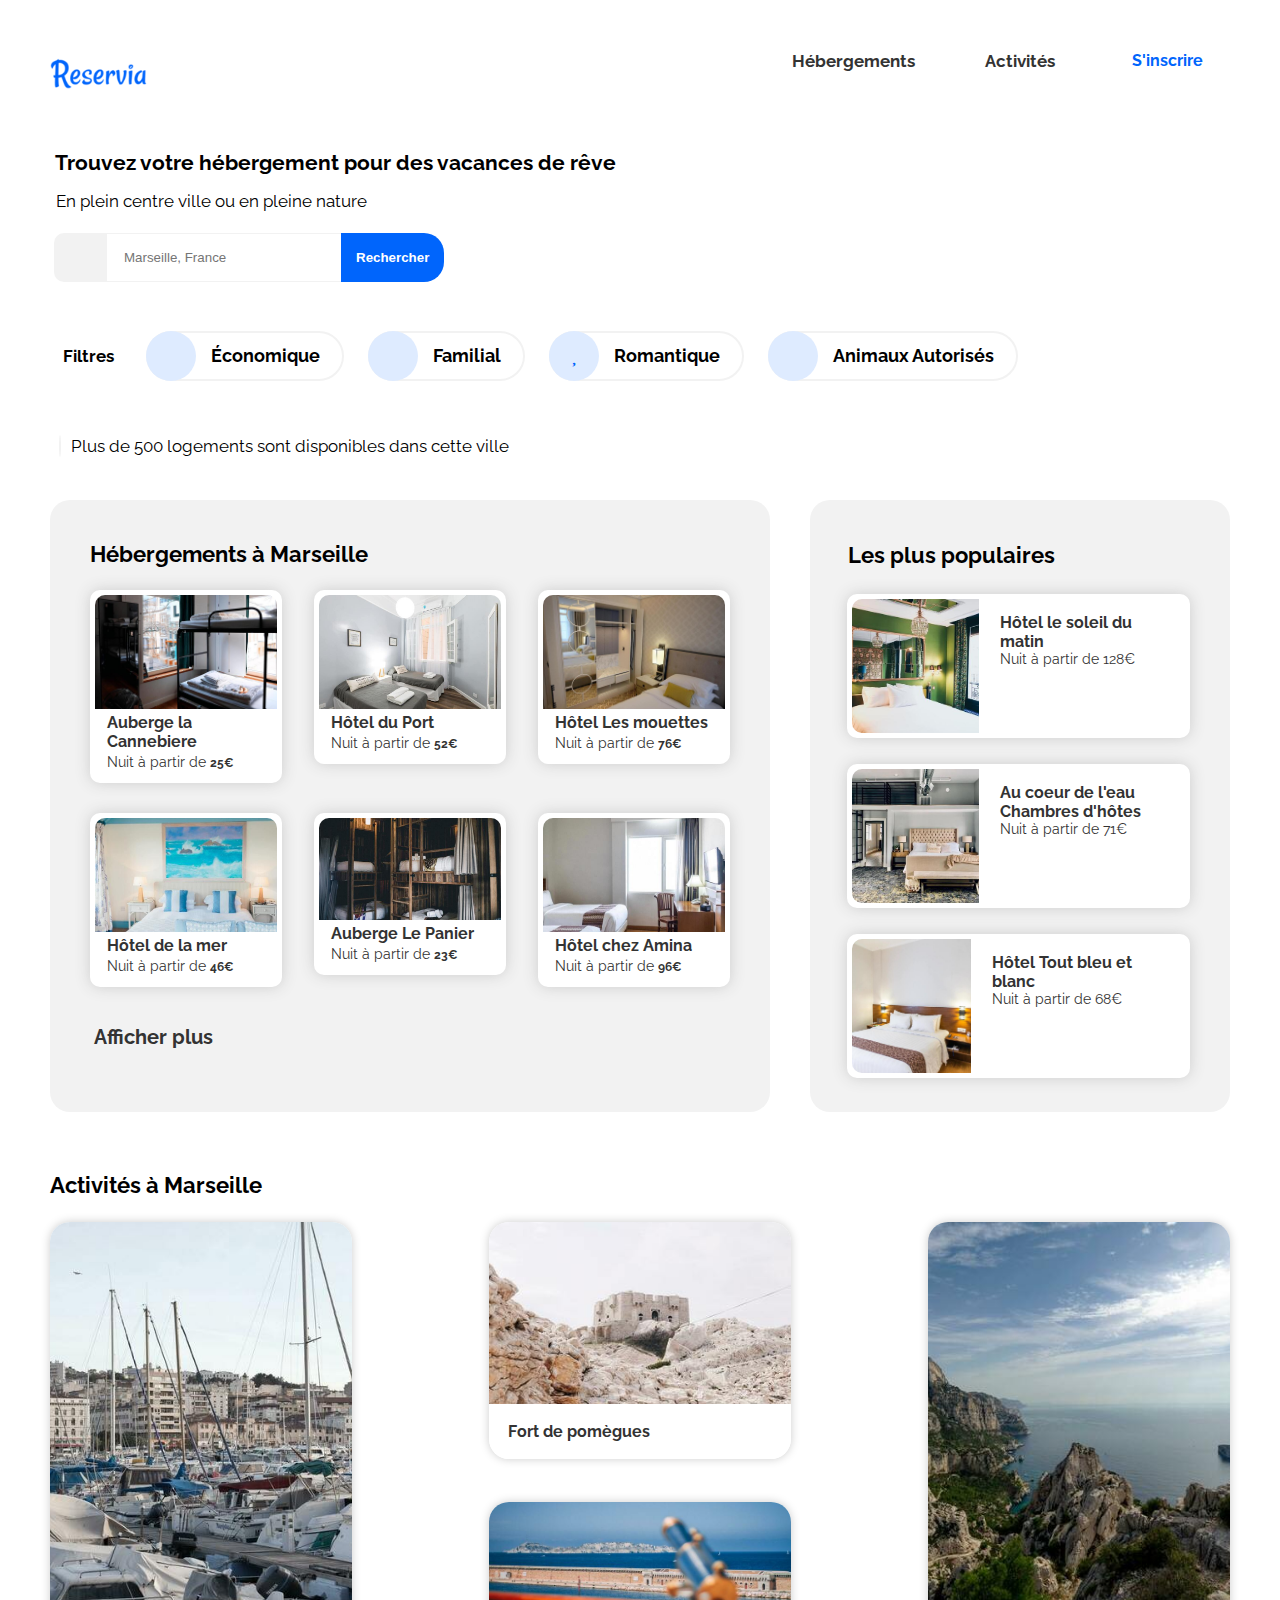
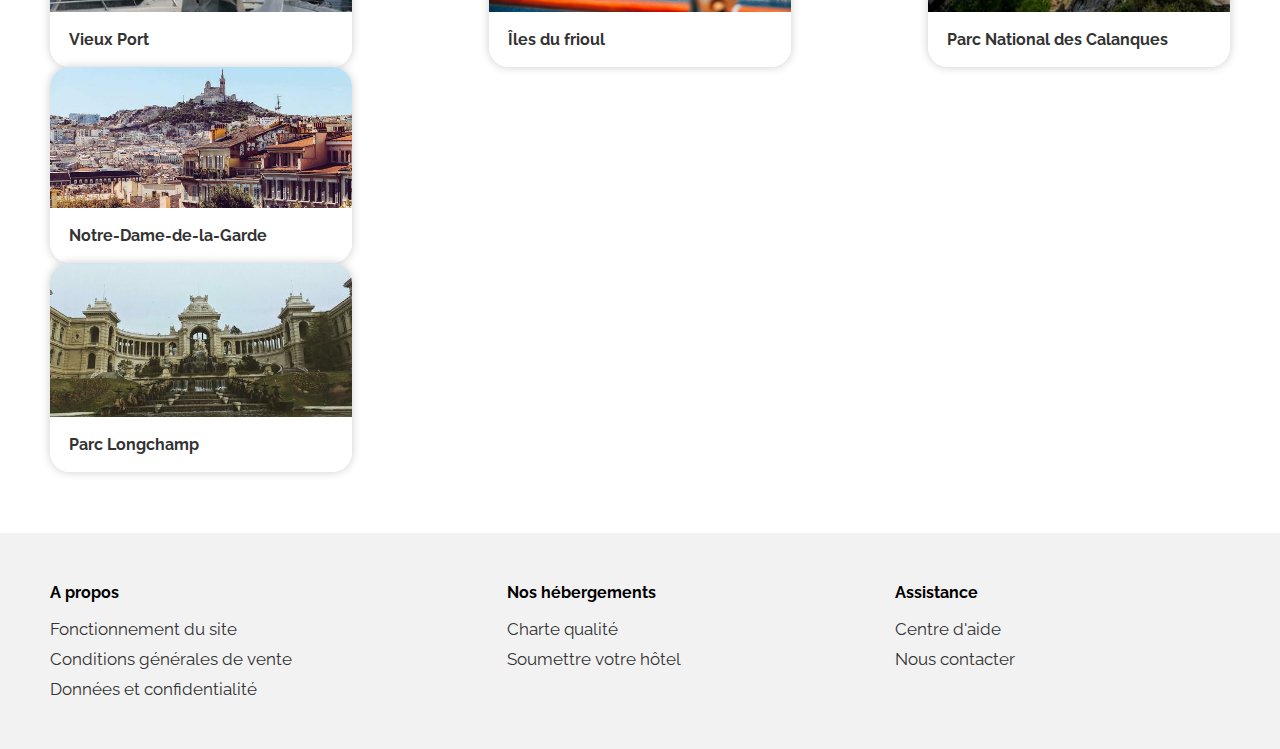
<file: index.html>
<!DOCTYPE html>
<html dir="ltr" lang="fr">

<head>
    <!--mon en-tête de page-->
    <meta charset="utf-8">
    <title>Reservia: le site de réservation de vos vacances les plus mémorables</title>
    <meta name="description" content="Vous souaitez profiter des meilleurs hotêls dans les villes les plus magiques de France ? Vous les trouverez chez nous !" />
    <meta name="viewport" content="width=device-width, initial-scale=1">
    <link rel="stylesheet" href="style.css" />
    <link rel="stylesheet" href="https://pro.fontawesome.com/releases/v5.10.0/css/all.css" integrity="sha384-AYmEC3Yw5cVb3ZcuHtOA93w35dYTsvhLPVnYs9eStHfGJvOvKxVfELGroGkvsg+p" crossorigin="anonymous" />
    <link href="https://fonts.googleapis.com/css2?family=Raleway:wgh@400;500;600;700&display=swap" rel="stylesheet" />
</head>

<body>

    <!--Header-->
    <header id="header">

        <!--Navigation-->
        <div class="header">

            <div class="logo">
                <a href="#" class="logo" title="Reservia">
                    <img src="images/logo/reservia@2x.png" alt="Logo reservia" width="97" height="45" />
                </a>
            </div>

            <nav class="link">
                <div class="menu">

                    <ul>
                        <li><a href="#hebergements" title="Hebergements">Hébergements</a></li>
                        <li><a href="#activites" title="Activités">Activités</a></li>
                    </ul>
                </div>

                <div class="inscrire">
                    <a href="#" title="S'inscrire">S'inscrire</a>
                </div>
            </nav>
        </div>
    </header>
    <!--Barre de recherche-->
    <section>
        <div id="recherche">
            <h1>Trouvez votre hébergement pour des vacances de rêve</h1>
            <p>En plein centre ville ou en pleine nature</p>
            <div class="recherche">
                <i class="fas fa-map-marker-alt"></i>
                <label for="search"></label>
                <input type="search" id="search" placeholder="Marseille, France" name="search" aria-label="recherche">

                <button type="button">
                        <i class="fas fa-search"></i>
                        <span>Rechercher</span>
                    </button>
            </div>
        </div>
        <!--Filtres-->
        <div class="filtres">
            <p id="filtres">Filtres</p>

            <input type="checkbox" id="switch" />
            <label for="switch" class="eco">Économique</label>

            <input type="checkbox" id="switch1" />
            <label for="switch1" class="fam">Familial</label>

            <input type="checkbox" id="switch2" />
            <label for="switch2" class="rom">Romantique</label>

            <input type="checkbox" id="switch3" />
            <label for="switch3" class="dog">Animaux Autorisés</label>

        </div>

        <!--info sous le sous-titre-->
        <p class="info"><i class="fas fa-info"></i> Plus de 500 logements sont disponibles dans cette ville</p>
    </section>

    <!--Main-->
    <div class="main">
        <!--Hebergements-->
        <section id="hebergements">

            <h2>Hébergements à Marseille</h2>

            <div class="hebergements">

                <div class="vignette">
                    <a href="#">
                        <img src="images/4_small/marcus-loke-WQJvWU_HZFo-unsplash.jpg" alt="Auberge la Cannebiere">
                        <div class="details">
                            <h3>Auberge la Cannebiere</h3>
                            <p>Nuit à partir de <span>25€</span></p>
                            <i class="fas fa-star stars-check" aria-hidden="true"></i>
                            <i class="fas fa-star stars-check" aria-hidden="true"></i>
                            <i class="fas fa-star stars-check" aria-hidden="true"></i>
                            <i class="fas fa-star stars-check" aria-hidden="true"></i>
                            <i class="fas fa-star" aria-hidden="true"></i>
                        </div>
                    </a>
                </div>

                <div class="vignette">
                    <a href="">
                        <img src="images/4_small/fred-kleber-gTbaxaVLvsg-unsplash.jpg" alt="Hôtel du port">
                        <div class="details">
                            <h3>Hôtel du Port</h3>
                            <p>Nuit à partir de <span>52€</span></p>
                            <i class="fas fa-star stars-check" aria-hidden="true"></i>
                            <i class="fas fa-star stars-check" aria-hidden="true"></i>
                            <i class="fas fa-star stars-check" aria-hidden="true"></i>
                            <i class="fas fa-star stars-check" aria-hidden="true"></i>
                            <i class="fas fa-star stars-check" aria-hidden="true"></i>
                        </div>
                    </a>
                </div>

                <div class="vignette">
                    <a href="">
                        <img src="images/4_small/reisetopia-B8WIgxA_PFU-unsplash.jpg" alt="Hôtel Les mouettes">
                        <div class="details">
                            <h3>Hôtel Les mouettes</h3>
                            <p>Nuit à partir de <span>76€</span></p>
                            <i class="fas fa-star stars-check" aria-hidden="true"></i>
                            <i class="fas fa-star stars-check" aria-hidden="true"></i>
                            <i class="fas fa-star stars-check" aria-hidden="true"></i>
                            <i class="fas fa-star stars-check" aria-hidden="true"></i>
                            <i class="fas fa-star" aria-hidden="true"></i>
                        </div>
                    </a>
                </div>

                <div class="vignette">
                    <a href="">
                        <img src="images/4_small/annie-spratt-Eg1qcIitAuA-unsplash.jpg" alt="Hôtel de la mer">
                        <div class="details">
                            <h3>Hôtel de la mer</h3>
                            <p>Nuit à partir de <span>46€</span></p>
                            <i class="fas fa-star stars-check" aria-hidden="true"></i>
                            <i class="fas fa-star stars-check" aria-hidden="true"></i>
                            <i class="fas fa-star stars-check" aria-hidden="true"></i>
                            <i class="fas fa-star" aria-hidden="true"></i>
                            <i class="fas fa-star" aria-hidden="true"></i>
                        </div>
                    </a>
                </div>

                <div class="vignette">
                    <a href="">
                        <img src="images/4_small/nicate-lee-kT-ZyaiwBe0-unsplash.jpg" alt="Auberge Le Panier">
                        <div class="details">
                            <h3>Auberge Le Panier</h3>
                            <p>Nuit à partir de <span>23€</span></p>
                            <i class="fas fa-star stars-check" aria-hidden="true"></i>
                            <i class="fas fa-star stars-check" aria-hidden="true"></i>
                            <i class="fas fa-star stars-check" aria-hidden="true"></i>
                            <i class="fas fa-star stars-check" aria-hidden="true"></i>
                            <i class="fas fa-star" aria-hidden="true"></i>
                        </div>
                    </a>
                </div>

                <div class="vignette">
                    <a href="">
                        <img src="images/4_small/febrian-zakaria-M6S1WvfW68A-unsplash.jpg" alt="Hôtel chez Amina">
                        <div class="details">
                            <h3>Hôtel chez Amina</h3>
                            <p>Nuit à partir de <span>96€</span></p>
                            <i class="fas fa-star stars-check" aria-hidden="true"></i>
                            <i class="fas fa-star stars-check" aria-hidden="true"></i>
                            <i class="fas fa-star stars-check" aria-hidden="true"></i>
                            <i class="fas fa-star stars-check" aria-hidden="true"></i>
                            <i class="fas fa-star stars-check" aria-hidden="true"></i>
                        </div>
                    </a>
                </div>

                <h4><a href="#">Afficher plus</a></h4>
            </div>
        </section>
        <!--Populaires-->
        <section id="populaires">

            <h2>Les plus populaires <i class="fas fa-chart-line"></i></h2>

            <div class="populaires">

                <div class="vignette">
                    <a href="#">
                        <img src="images/4_small/emile-guillemot-Bj_rcSC5XfE-unsplash.jpg" alt="Hôtel le soleil du matin">
                        <div class="details">
                            <div>
                                <h3>Hôtel le soleil du matin</h3>
                                <p>Nuit à partir de <span>128€</span></p>
                            </div>
                            <div class="stars">
                                <i class="fas fa-star stars-check" aria-hidden="true"></i>
                                <i class="fas fa-star stars-check" aria-hidden="true"></i>
                                <i class="fas fa-star stars-check" aria-hidden="true"></i>
                                <i class="fas fa-star stars-check" aria-hidden="true"></i>
                                <i class="fas fa-star stars-check" aria-hidden="true"></i>
                            </div>
                        </div>
                    </a>
                </div>

                <div class="vignette">
                    <a href="#">
                        <img src="images/4_small/aw-creative-VGs8z60yT2c-unsplash.jpg" alt="Au coeur de l'eau Chambres d'hôtes">
                        <div class="details">
                            <div>
                                <h3>Au coeur de l'eau Chambres d'hôtes</h3>
                                <p>Nuit à partir de <span>71€</span></p>
                            </div>
                            <div class="stars">
                                <i class="fas fa-star stars-check" aria-hidden="true"></i>
                                <i class="fas fa-star stars-check" aria-hidden="true"></i>
                                <i class="fas fa-star stars-check" aria-hidden="true"></i>
                                <i class="fas fa-star stars-check" aria-hidden="true"></i>
                                <i class="fas fa-star" aria-hidden="true"></i>
                            </div>
                        </div>
                    </a>
                </div>

                <div class="vignette">
                    <a href="#">
                        <img src="images/4_small/tout-bleu-et-blanc-small.jpg" alt="Hôtel Tout bleu et blanc">
                        <div class="details">
                            <div>
                                <h3>Hôtel Tout bleu et blanc</h3>
                                <p>Nuit à partir de <span>68€</span></p>
                            </div>
                            <div class="stars">
                                <i class="fas fa-star stars-check" aria-hidden="true"></i>
                                <i class="fas fa-star stars-check" aria-hidden="true"></i>
                                <i class="fas fa-star stars-check" aria-hidden="true"></i>
                                <i class="fas fa-star stars-check" aria-hidden="true"></i>
                                <i class="fas fa-star" aria-hidden="true"></i>
                            </div>
                        </div>
                    </a>
                </div>
            </div>
        </section>
    </div>
    <!--/Main-->

    <!--Activités-->
    <section id="activites">

        <h2>Activités à Marseille</h2>

        <div class="activites">

            <div class="vignettes port">
                <a href="#">
                    <img src="images/4_small/reno-laithienne-QUgJhdY5Fyk-unsplash.jpg" alt="Vieux Port">
                    <h3>Vieux Port</h3>
                </a>
            </div>

            <div class="double">
                <div class="vignettes pomegues">
                    <a href="#">
                        <img src="images/4_small/paul-hermann-QFTrLdQIRhI-unsplash.jpg" alt="Fort de Pomègues">
                        <h3>Fort de pomègues</h3>
                    </a>
                </div>

                <div class="vignettes frioul">
                    <a href="#">
                        <img src="images/4_small/kevin-hikari-rV_Qd1l-VXg-unsplash.jpg" alt="Îles du Frioul">
                        <h3>Îles du frioul</h3>
                    </a>
                </div>
            </div>

            <div class="vignettes calanques">
                <a href="#">
                    <img src="images/4_small/kilyan-sockalingum-NR8-cBCN3aI-unsplash.jpg" alt="Parc National des Calanques">
                    <h3>Parc National des Calanques</h3>
                </a>
            </div>

            <div class="double">
                <div class="vignettes garde">
                    <a href="#">
                        <img src="images/4_small/florian-wehde-xW9e8gdotxI-unsplash.jpg" alt="Notre-Dame-de-la-Garde">
                        <h3>Notre-Dame-de-la-Garde</h3>
                    </a>
                </div>

                <div class="vignettes longchamp">
                    <a href="#">
                        <img src="images/4_small/lena-paulin-wH2-EJoDcV0-unsplash.jpg" alt="Parc Longchamp">
                        <h3>Parc Longchamp</h3>
                    </a>
                </div>
            </div>
        </div>
    </section>

    <!--Footer-->
    <footer>
        <div class="footer">
            <div class="footer-block">
                <h3>A propos</h3>
                <ul>
                    <li><a href="#">Fonctionnement du site</a></li>
                    <li><a href="#">Conditions générales de vente</a></li>
                    <li><a href="#">Données et confidentialité</a></li>
                </ul>
            </div>

            <div class="footer-block">
                <h3>Nos hébergements</h3>
                <ul>
                    <li><a href="#">Charte qualité</a></li>
                    <li><a href="#">Soumettre votre hôtel</a></li>
                </ul>
            </div>

            <div class="footer-block">
                <h3>Assistance</h3>
                <ul>
                    <li><a href="#">Centre d'aide</a></li>
                    <li><a href="#">Nous contacter</a></li>
                </ul>
            </div>

        </div>
    </footer>
</body>

</html>
</file>
<file: style.css>
@font-face {
    font-family: "family-Raleway";
    src: url("font/Raleway-VariableFont_wght.ttf");
}

body {
    font-family: "family-Raleway";
    /*
    src: url("font/Raleway-VariableFont_wght.ttf");
    */
    width: 100%;
    height: 100%;
}

* {
    margin: 0px;
    padding: 0px;
    box-sizing: border-box;
}

h1 {
    font-size: 1.3em;
}

h2 {
    font-size: 1.37em;
}

h3 {
    font-size: 1em;
}

h4 {
    font-size: 1.25em;
}

p {
    font-size: 1.06em;
}

a {
    color: #333;
    text-decoration: none;
}

img {
    object-fit: cover;
}

li {
    list-style-type: none;
    font-size: 1.06em;
}

.fa-star {
    color: #f2f2f2;
}

.stars-check {
    color: #0065fc;
}

#header {
    max-width: 1440px;
    margin: auto;
}


/*NAV*/

.header {
    display: flex;
    justify-content: space-between;
    margin: 2px 77px 50px 50px;
}

.logo {
    margin-top: 49px;
}

.menu ul {
    display: flex;
    width: 100%;
}

.menu li {
    padding-right: 32px;
    padding-left: 38px;
    padding-top: 49px;
    font-weight: bold;
}

.menu li:hover {
    border-top: 2px solid #0065fc;
    margin-top: -2px;
}

.menu li a:hover {
    color: #0065fc;
}

nav {
    display: flex;
}

.inscrire {
    margin-top: 49px;
    margin-left: 45px;
}

.inscrire a {
    color: #0065fc;
    font-weight: bold;
}


/* BARRE DE RECHERCHE */

#recherche h1 {
    margin-top: 50px;
    margin-left: 55px;
}

#recherche p {
    margin-top: 16px;
    margin-left: 56px;
}

.recherche {
    margin-left: 54px;
    margin-top: 22px;
}

.recherche {
    display: flex;
}

#search {
    border: 1px solid #f2f2f2;
    height: 49px;
    width: 240px;
    padding-left: 17px;
    outline: 0;
}


/*enleve l'arrondi de la barre de recherche sur iphone*/

input[type="search"] {
    border-radius: 0;
}

i.fa-map-marker-alt {
    background-color: #f2f2f2;
    border: 1px;
    text-align: center;
    border-radius: 10px 0px 0px 10px;
    width: 52px;
    height: 49px;
    line-height: 49px;
}

button {
    padding: 0 15px;
    border: none;
    background-color: #0065fc;
    color: white;
    border-radius: 0px 20px 20px 0px;
    margin-left: -5px;
    height: 49px;
    text-align: center;
    display: inline-block;
    cursor: pointer;
}

button span {
    font-weight: bold;
}


/* FILTRES */

.filtres {
    display: flex;
    align-items: center;
    margin-top: 49px;
    margin-left: 63px;
}

#filtres {
    display: flex;
    margin-right: 32px;
    font-weight: bold;
}

.filtres input[type="checkbox"] {
    height: 0;
    width: 0;
    visibility: hidden;
}

.filtres label {
    cursor: pointer;
    margin-right: 24px;
    text-align: center;
    height: 50px;
    line-height: 46px;
    background: white;
    display: block;
    border-radius: 100px;
    border: 2px solid #f2f2f2;
    position: relative;
    font-size: 1.12em;
    font-weight: bold;
}

.filtres label,
.filtres class {
    padding-left: 63px;
    padding-right: 22px;
}

.filtres label:after {
    position: absolute;
    top: -2px;
    left: -2px;
    width: 50px;
    height: 50px;
    line-height: 50px;
    background: #deebff;
    border-radius: 100px;
    transition: 0.8s;
    color: #0065fc;
}

.filtres input:hover+label {
    background: #0065fc;
    color: white;
    box-shadow: 0 0 5px black;
}

.filtres label:active:after {
    width: 50px;
}

.eco:after {
    font-family: "font awesome 5 pro";
    content: "\f53a";
}

.fam:after {
    font-family: "font awesome 5 pro";
    content: "\f1ae";
}

.rom:after {
    font-family: "font awesome 5 pro";
    font-weight: 900;
    content: "\f004";
    color: #0065fc;
}

.dog:after {
    font-family: "font awesome 5 pro";
    content: "\f6d3";
}


/* INFOS */

.info {
    margin-top: 54px;
    margin-left: 59px;
}

i.fa-info {
    border: 1px solid #f2f2f2;
    border-radius: 100%;
    margin-right: 10px;
    background-color: white;
    color: #0065fc;
    text-align: center;
    width: 24px;
    height: 24px;
    line-height: 22px;
}


/* MAIN */

.main {
    margin: auto;
    margin-top: 43px;
    margin-left: 50px;
    margin-right: 50px;
    display: flex;
    flex-direction: row;
    justify-content: space-between;
    max-width: 1440px;
}


/* HEBERGEMENTS */

#hebergements {
    background-color: #f2f2f2;
    width: 880px;
    height: auto;
    border-radius: 20px;
    padding: 41px 40px 46px 40px;
    margin-right: 40px;
}

.hebergements {
    display: flex;
    flex-wrap: wrap;
    justify-content: space-between;
}

.hebergements .vignette img {
    height: 100%;
    width: 100%;
    max-height: 114px;
    border-radius: 10px 10px 0 0;
}

.hebergements .vignette {
    background: white;
    width: 30%;
    height: fit-content;
    border-radius: 10px;
    padding: 5px;
    margin-top: 23px;
    margin-bottom: 7px;
    box-shadow: 0 0 15px #ccc;
}

.hebergements .details h3 {
    margin-bottom: 3px;
}

.hebergements .details p {
    margin-bottom: 8px;
    font-size: 0.87em;
}

.hebergements .details span {
    font-weight: bold;
    font-size: 0.87em;
}

.hebergements .details {
    margin-left: 12px;
    margin-bottom: 6px;
}

#hebergements h2 {
    height: fit-content;
}

.hebergements h4 {
    height: fit-content;
    margin-top: 31px;
    margin-left: 4px;
}

.hebergements h4 a:hover {
    color: #0065fc;
}

.hebergements .vignette:hover {
    box-shadow: 7px 10px 10px 5px #ccc;
}


/*POPULAIRES*/

#populaires {
    background-color: #f2f2f2;
    width: 420px;
    height: auto;
    border-radius: 20px;
    padding: 42px 40px 34px 37px;
}

.populaires {
    display: flex;
    flex-direction: column;
    align-items: center;
}

.populaires .vignette {
    background: white;
    width: 343px;
    height: 144px;
    border-radius: 10px;
    padding: 5px;
    margin-top: 26px;
    box-shadow: 0 0 15px #ccc;
}

.populaires .vignette img {
    width: 127px;
    height: 134px;
    max-height: 134px;
    border-radius: 10px 0px 0px 10px;
}

.populaires .details {
    display: flex;
    flex-direction: column;
    justify-content: space-between;
    margin-top: 14px;
    margin-bottom: 9px;
    margin-left: 21px;
    margin-right: 17px;
}

.populaires .details p {
    font-size: 0.87em;
}

.populaires a {
    display: flex;
}

#populaires h2 {
    /* display: inline-block; */
    padding-left: 1px;
}

.fa-chart-line {
    margin-left: 117px;
}

.populaires .vignette:hover {
    box-shadow: 7px 10px 10px 5px #ccc;
}


/* ACTIVITES */

#activites {
    margin: auto;
    max-width: 1440px;
    margin-top: 60px;
    margin-left: 50px;
    margin-right: 50px;
}

#activites h2 {
    margin-bottom: 24px;
}

.activites a {
    display: flex;
    flex-direction: column;
    box-shadow: 0 0 10px #ccc;
    border-radius: 20px;
}

.activites {
    display: flex;
    flex-wrap: wrap;
    justify-content: space-between;
}

.activites .double {
    justify-content: space-between;
    display: flex;
    flex-direction: column;
}


/*.activites .vignettes{
    height: fit-content;
  }  */

.activites .vignettes img {
    border-radius: 20px 20px 0 0;
    width: 302px;
    height: 445px;
}

.activites .vignettes h3 {
    background-color: white;
    width: 302px;
    height: 55px;
    line-height: 55px;
    padding-left: 19px;
    border-radius: 0px 0px 20px 20px;
}

.activites .vignettes.port img {
    max-height: 390px;
}

.activites .vignettes.pomegues img {
    max-height: 182px;
}

.activites .vignettes.frioul img {
    max-height: 110px;
}

.activites .vignettes.calanques img {
    max-height: 390px;
}

.activites .vignettes.garde img {
    max-height: 141px;
}

.activites .vignettes.longchamp img {
    max-height: 154px;
}

.activites .vignettes h3:hover {
    color: #0065fc;
}

.activites a:hover {
    box-shadow: 7px 10px 10px 5px #ccc;
}


/* FOOTER */

footer {
    background-color: #f2f2f2;
    width: auto;
    height: auto;
    padding: 50px;
    margin-top: 61px;
}

.footer {
    display: flex;
    flex-wrap: wrap;
}

.footer li {
    list-style-type: none;
    padding-top: 10px;
}

.footer ul {
    padding-left: 0px;
    margin-top: 0px;
    margin-bottom: 0px;
}

.footer h3 {
    margin-top: 0px;
    margin-bottom: 0px;
    padding-bottom: 7px;
}

.footer-block {
    margin-right: auto;
}

footer a:hover {
    color: #0065fc;
}

@media screen and (max-width: 1024px) {
    .filtres label {
        font-size: 1em;
    }
    .main {
        flex-direction: column-reverse;
        margin: auto;
        margin-top: 20px;
    }
    #populaires {
        width: auto;
        background-color: unset;
    }
    #populaires h2 {
        margin-left: 39px;
        text-align: center;
    }
    .populaires {
        flex-direction: row;
        font-size: 0.9em;
        width: auto;
    }
    .populaires .vignette {
        width: 290px;
        margin: auto;
        margin-top: 20px;
    }
    #hebergements {
        align-self: center;
        margin: auto;
    }
    #hebergements h2 {
        text-align: center;
    }
    .hebergements {
        justify-content: space-around;
    }
    #activites {
        margin: auto;
        margin-top: 44px;
    }
    #activites h2 {
        text-align: center;
    }
    .activites {
        justify-content: center;
    }
    .activites .vignettes {
        padding: 20px;
    }
}


/*######################################*/


/*############# -TABLETTE- #############*/


/*######################################*/

@media screen and (min-width: 768px) and (max-width: 1023px) {
    #filtres {
        width: 100%;
        margin-bottom: 15px;
        margin-left: 55px;
    }
    .filtres {
        display: flex;
        align-items: center;
        margin-top: 49px;
        margin-left: 63px;
        flex-wrap: wrap;
    }
    .filtres label,
    .filtres class {
        margin-bottom: 15px;
    }
    #populaires {
        display: flex;
        flex-wrap: wrap;
    }
    #populaires h2 {
        margin-left: 27px;
    }
    .fa-chart-line {
        position: absolute;
        right: 67px;
        margin: unset;
        padding-top: 5px;
    }
    .populaires {
        flex-wrap: wrap;
    }
    #hebergements {
        width: 644px;
    }
    .hebergements {
        display: grid;
        flex-wrap: wrap;
        grid-template-columns: repeat(2, auto);
        justify-items: center;
    }
    .hebergements .vignette {
        width: 90%;
    }
    .hebergements h4 {
        justify-self: baseline;
        margin-left: unset;
    }
    #activites {
        margin: auto;
        margin-top: 44px;
    }
    #activites h2 {
        text-align: center;
    }
    .activites {
        justify-content: center;
    }
    .activites .vignettes {
        padding: 20px;
    }
}


/*###################################*/


/*############# -PHONE- #############*/


/*###################################*/

@media screen and (max-width: 767px) {
    .header {
        flex-wrap: wrap;
        margin: 0px;
    }
    .logo {
        margin-top: 22px;
        margin-left: 10px;
    }
    .menu {
        width: 100%;
    }
    .menu li {
        border-bottom: 2px solid #ccc;
        width: 100%;
        padding-bottom: 13px;
    }
    .menu li:hover {
        border-top: none;
        margin-top: 0px;
        border-bottom: 2px solid #0065fc;
    }
    nav {
        width: 100%;
        text-align: center;
    }
    .inscrire {
        position: absolute;
        right: 21px;
        top: 43px;
        margin: 0px;
    }
    #recherche h1 {
        margin-top: 35px;
        margin-left: 20px;
        margin-right: 65px;
    }
    #recherche p {
        margin-top: 12px;
        margin-left: 21px;
    }
    button {
        color: white;
        width: 51px;
        border-radius: 15px;
        margin-left: -15px;
    }
    .recherche span {
        display: none;
    }
    .recherche {
        width: auto;
        margin-left: 21px;
        margin-top: 35px;
        margin-right: 21px;
    }
    .filtres {
        margin-left: 23px;
        width: auto;
        flex-wrap: wrap;
    }
    #filtres {
        width: 100%;
        margin-bottom: 18px;
        margin-left: 5px;
    }
    .filtres label,
    .filtres class {
        margin: 2px;
    }
    .info {
        margin-left: 20px;
        margin-top: 25px;
        display: flex;
    }
    i.fa-info {
        display: table;
    }
    /* .main{
        
    } */
    #populaires {
        padding-left: 20px;
        padding-right: 21px;
        background-color: #f2f2f2;
        border-radius: unset;
    }
    #populaires h2 {
        margin-left: unset;
    }
    .fa-chart-line {
        margin-left: 108px;
    }
    .populaires {
        flex-direction: column;
    }
    .populaires .vignette {
        width: 334px;
    }
    #hebergements {
        background-color: unset;
        padding-top: 36px;
        padding-left: 21px;
        padding-right: 21px;
        width: auto;
    }
    #hebergements h2 {
        text-align: unset;
    }
    .hebergements {
        flex-direction: column;
    }
    .hebergements .vignette {
        width: 335px;
    }
    .hebergements .vignette img {
        width: 325px;
    }
    #activites {
        margin-top: 12px;
    }
    #activites h2 {
        text-align: unset;
        margin-left: 21px;
    }
    .activites .vignettes {
        padding: 12px;
    }
    .activites .vignettes img {
        height: 134px;
        width: 334px;
    }
    .activites .vignettes.frioul img {
        max-height: unset;
    }
    footer {
        margin-top: 38px;
        padding-top: 19px;
        padding-left: 29px;
    }
    .footer {
        flex-direction: column;
    }
    .footer-block {
        margin-bottom: 40px;
    }
    .fa-chart-line {
        margin-left: 53px;
    }
    .populaires .vignette {
        width: 100%;
    }
    .hebergements .vignette {
        width: auto;
    }
    .hebergements .vignette img {
        width: 100%;
    }
    .activites .vignettes img {
        width: auto;
    }
}


/*Smartphone Horizontal*/

@media screen and (min-width: 768px) and (max-width: 1024px) {
    .filtres {
        flex-wrap: wrap;
        justify-content: center;
        margin-left: unset;
        margin-top: 25px;
    }
    .filtres label,
    .filtres class {
        margin: 5px;
    }
    .populaires {
        flex-wrap: wrap;
    }
    #hebergements {
        width: auto;
    }
    .hebergements h4 {
        width: 100%;
        text-align: center;
    }
}


/*
@media screen and (max-width: 767px) {
    .fa-chart-line {
        margin-left: 53px;
    }
    .populaires .vignette {
        width: auto;
    }
    .hebergements .vignette {
        width: auto;
    }
    .hebergements .vignette img {
        width: 100%;
    }
    .activites .vignettes img {
        width: auto;
    }
}
*/

@media screen and (min-width: 1441px) {
    /*enleve la loupe sur grand ecrans*/
    button .fa-search {
        display: none;
    }
    .main {
        margin: auto;
        margin-top: 43px;
    }
    #activites {
        margin: auto;
        margin-top: 60px;
    }
}
</file>
